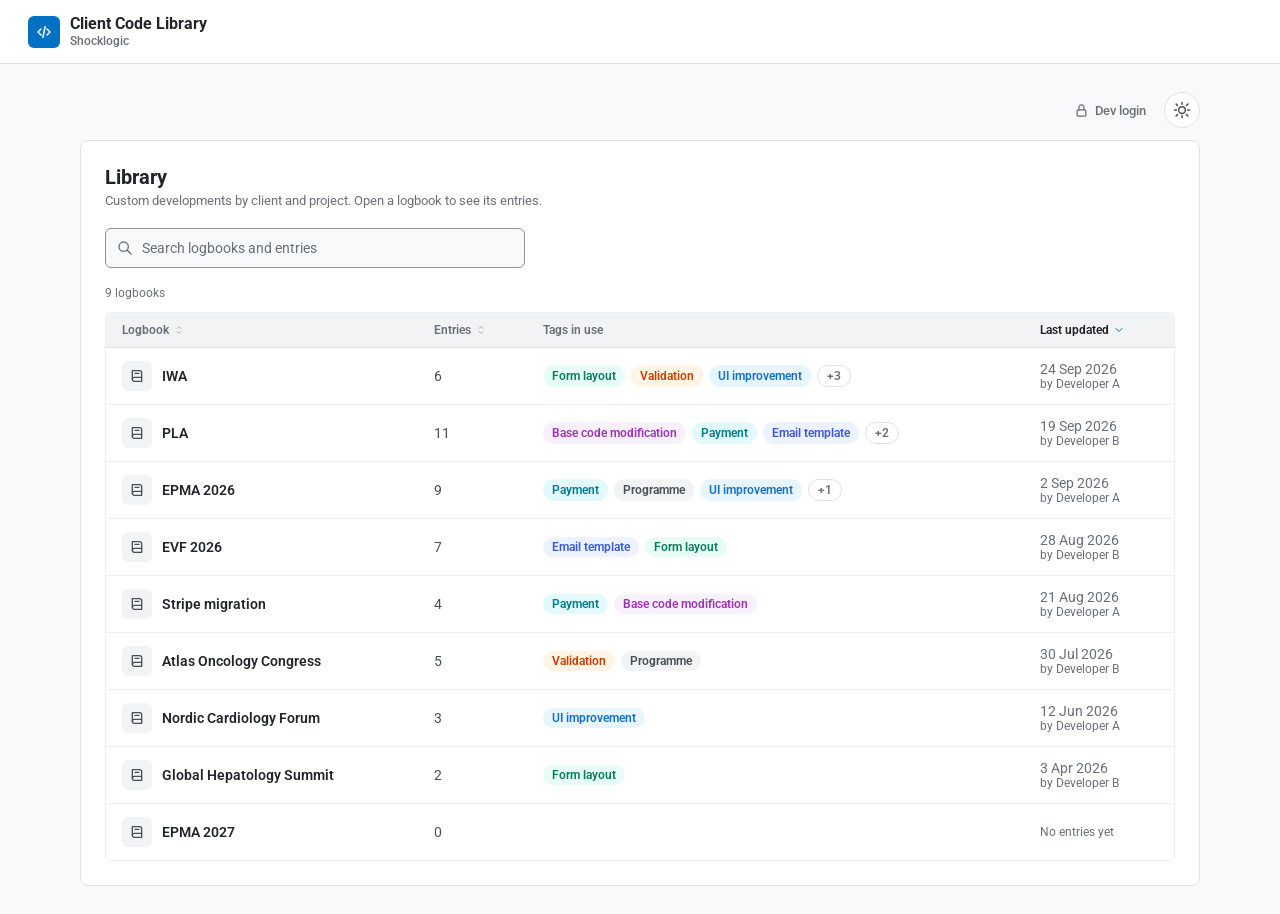
<file: index.html>
<!DOCTYPE html>
<html lang="en">
<head>
  <meta charset="utf-8">
  <meta name="viewport" content="width=device-width, initial-scale=1">
  <title>Library · Client Code Library</title>
  <link rel="preconnect" href="https://fonts.googleapis.com">
  <link rel="preconnect" href="https://fonts.gstatic.com" crossorigin>
  <link rel="stylesheet" href="https://fonts.googleapis.com/css2?family=JetBrains+Mono:wght@400&family=Roboto:wght@400;500;600;700&display=swap">
  <link rel="stylesheet" href="css/tokens.css">
  <link rel="stylesheet" href="css/base.css">
  <link rel="stylesheet" href="css/components.css">
  <link rel="stylesheet" href="css/pages.css">
  <script src="js/boot.js"></script>
</head>
<body>
  <div class="app" id="app">
    <a class="skip-link" href="#main">Skip to content</a>
    <header class="topbar">
      <a class="brand" href="index.html">
        <span class="brand-mark"><svg data-icon="Code" data-size="18"></svg></span>
        <span class="brand-text">
          <span class="brand-name">Client Code Library</span>
          <span class="brand-org">Shocklogic</span>
        </span>
      </a>
    </header>
    <main class="main" id="main">
      <div class="page">
        <div class="utility-row">
          <div class="utility-actions">
            <span class="dev-badge dev-only">Dev mode</span>
            <button type="button" class="dev-login viewer-only" id="dev-login"><svg data-icon="Lock" data-size="15"></svg>Dev login</button>
            <div class="user-menu dev-only">
              <button type="button" class="user-btn" id="user-btn" aria-haspopup="menu" aria-expanded="false" aria-controls="user-popup">
                <span class="avatar" aria-hidden="true" data-user-initials></span>
                <span class="uname" data-user-name></span>
                <svg class="chev" data-icon="ChevDown" data-size="14"></svg>
              </button>
              <div class="menu user-popup" id="user-popup" role="menu" aria-label="User menu" hidden>
                <button type="button" class="menu-item" role="menuitem" id="logout"><svg data-icon="Logout"></svg>Log out</button>
              </div>
            </div>
            <button type="button" class="theme-toggle" id="theme-toggle" aria-label="Switch theme">
              <svg class="icon-sun" data-icon="Sun" data-size="18"></svg>
              <svg class="icon-moon" data-icon="Moon" data-size="18"></svg>
            </button>
          </div>
        </div>
        <section class="content-card" aria-labelledby="library-title">
          <div class="content-header">
            <div>
              <h2 id="library-title">Library</h2>
              <p>Custom developments by client and project. Open a logbook to see its entries.</p>
            </div>
          </div>
          <form class="search-block" role="search" action="search.html" method="get" id="library-search">
            <div class="search-row">
              <svg data-icon="Search"></svg>
              <input type="search" name="q" placeholder="Search logbooks and entries" aria-label="Search logbooks and entries" autocomplete="off">
            </div>
          </form>
          <p class="result-count" id="library-count"></p>
          <div class="table-wrap">
            <table>
              <caption class="sr-only">Logbooks</caption>
              <thead>
                <tr>
                  <th scope="col" aria-sort="none"><button type="button" data-sort="name">Logbook</button></th>
                  <th scope="col" aria-sort="none"><button type="button" data-sort="entries">Entries</button></th>
                  <th scope="col">Tags in use</th>
                  <th scope="col" aria-sort="descending"><button type="button" data-sort="updated" class="sorted">Last updated</button></th>
                  <th scope="col" class="dev-only"><span class="sr-only">Actions</span></th>
                </tr>
              </thead>
              <tbody id="library-rows"></tbody>
            </table>
          </div>
        </section>
      </div>
    </main>
  </div>
  <script src="js/icons.js"></script>
  <script src="js/data.js"></script>
  <script src="js/ui.js"></script>
  <script src="js/behaviors.js"></script>
  <script src="js/shell.js"></script>
  <script src="js/library.js"></script>
</body>
</html>
</file>
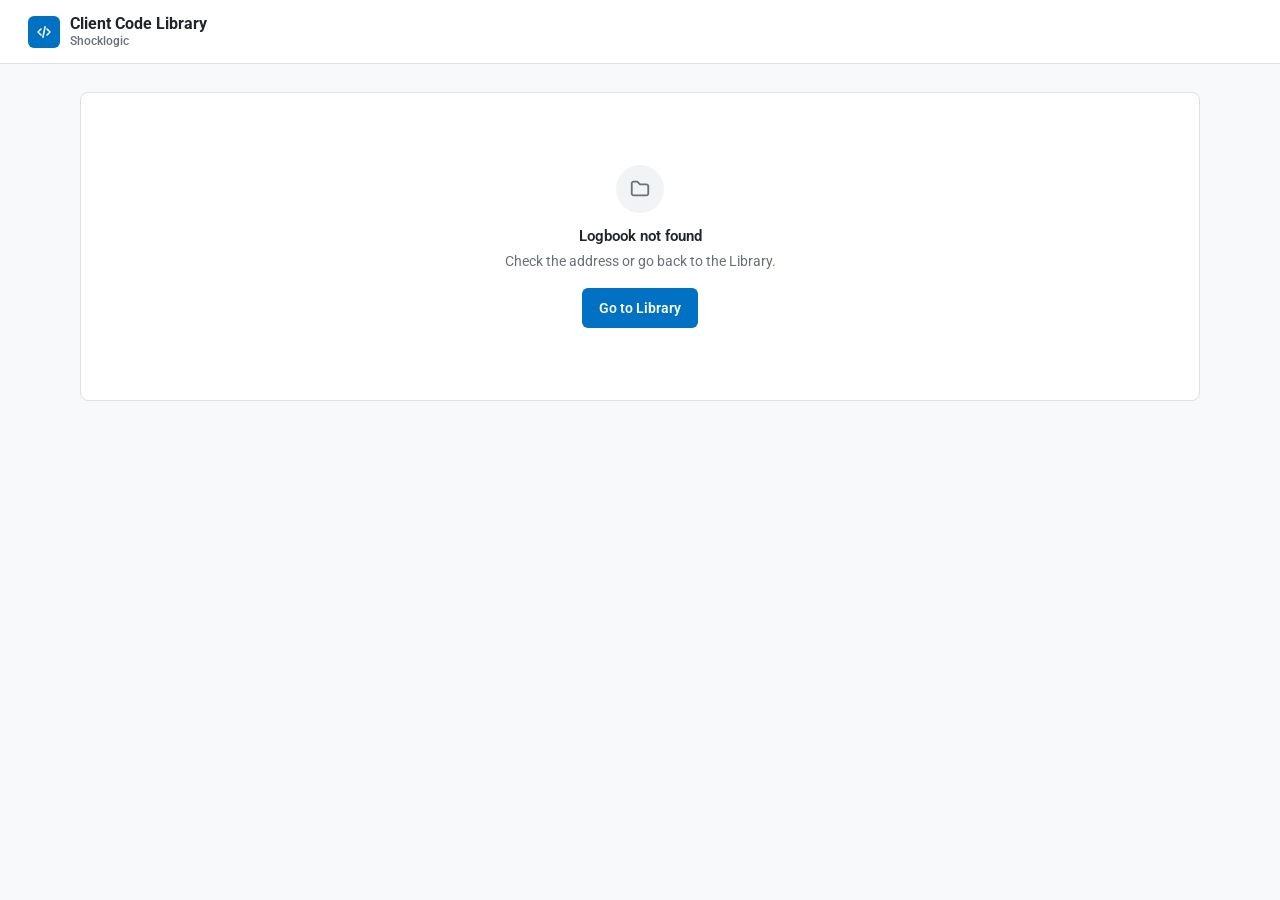
<file: logbook.html>
<!DOCTYPE html>
<html lang="en">
<head>
  <meta charset="utf-8">
  <meta name="viewport" content="width=device-width, initial-scale=1">
  <title>Logbook · Client Code Library</title>
  <link rel="preconnect" href="https://fonts.googleapis.com">
  <link rel="preconnect" href="https://fonts.gstatic.com" crossorigin>
  <link rel="stylesheet" href="https://fonts.googleapis.com/css2?family=JetBrains+Mono:wght@400&family=Roboto:wght@400;500;600;700&display=swap">
  <link rel="stylesheet" href="css/tokens.css">
  <link rel="stylesheet" href="css/base.css">
  <link rel="stylesheet" href="css/components.css">
  <link rel="stylesheet" href="css/pages.css">
  <script src="js/boot.js"></script>
</head>
<body>
  <div class="app" id="app">
    <a class="skip-link" href="#main">Skip to content</a>
    <header class="topbar">
      <a class="brand" href="index.html">
        <span class="brand-mark"><svg data-icon="Code" data-size="18"></svg></span>
        <span class="brand-text">
          <span class="brand-name">Client Code Library</span>
          <span class="brand-org">Shocklogic</span>
        </span>
      </a>
    </header>
    <main class="main" id="main">
      <div class="page" id="logbook-page">
        <div class="utility-row">
          <nav class="breadcrumbs" aria-label="Breadcrumb">
            <a href="index.html">Library</a>
            <svg data-icon="ChevRight" data-size="14"></svg>
            <span class="current" aria-current="page" id="crumb"></span>
          </nav>
          <div class="utility-actions">
            <span class="dev-badge dev-only">Dev mode</span>
            <button type="button" class="dev-login viewer-only" id="dev-login"><svg data-icon="Lock" data-size="15"></svg>Dev login</button>
            <div class="user-menu dev-only">
              <button type="button" class="user-btn" id="user-btn" aria-haspopup="menu" aria-expanded="false" aria-controls="user-popup">
                <span class="avatar" aria-hidden="true" data-user-initials></span>
                <span class="uname" data-user-name></span>
                <svg class="chev" data-icon="ChevDown" data-size="14"></svg>
              </button>
              <div class="menu user-popup" id="user-popup" role="menu" aria-label="User menu" hidden>
                <button type="button" class="menu-item" role="menuitem" id="logout"><svg data-icon="Logout"></svg>Log out</button>
              </div>
            </div>
            <button type="button" class="theme-toggle" id="theme-toggle" aria-label="Switch theme">
              <svg class="icon-sun" data-icon="Sun" data-size="18"></svg>
              <svg class="icon-moon" data-icon="Moon" data-size="18"></svg>
            </button>
          </div>
        </div>
        <section class="content-card" aria-labelledby="logbook-title">
          <div class="content-header">
            <div>
              <h2 id="logbook-title"></h2>
              <div class="header-meta">
                <span><svg data-icon="Files" data-size="14"></svg><span id="meta-count"></span></span>
                <span id="meta-updated"><svg data-icon="Clock" data-size="14"></svg><span></span></span>
              </div>
            </div>
            <div class="header-actions dev-only">
              <div class="menu-wrap">
                <button type="button" class="icon-btn" id="options-btn" aria-label="Logbook options" aria-haspopup="menu" aria-expanded="false" aria-controls="options-menu"><svg data-icon="Dots"></svg></button>
                <div class="menu menu-popup" id="options-menu" role="menu" aria-label="Logbook options" hidden>
                  <div class="menu-label" role="presentation">Logbook</div>
                  <button type="button" class="menu-item" role="menuitem"><svg data-icon="Pencil"></svg>Rename logbook</button>
                  <div class="menu-divider" role="separator"></div>
                  <button type="button" class="menu-item danger" role="menuitem"><svg data-icon="Trash"></svg>Delete logbook</button>
                </div>
              </div>
              <button type="button" class="btn btn-primary" id="new-entry"><svg data-icon="Plus"></svg>New entry</button>
            </div>
          </div>
          <div class="toolbar" id="toolbar">
            <form role="search" id="entry-search-form">
              <div class="search-row">
                <svg data-icon="Search"></svg>
                <input type="search" id="entry-search" placeholder="Search entries" aria-label="Search entries" autocomplete="off">
              </div>
            </form>
            <span id="tag-filter-slot"></span>
            <span id="sort-slot"></span>
            <span class="spacer"></span>
            <div class="toolbar-end"><button type="button" class="btn btn-subtle btn-sm" id="expand-all" data-state="closed"></button></div>
          </div>
          <div id="entries"></div>
        </section>
      </div>
    </main>
  </div>
  <div id="layers"></div>
  <div class="toast-dock" id="toast-dock" aria-live="polite"></div>
  <div class="sr-only" id="live-status" aria-live="polite"></div>
  <script src="js/icons.js"></script>
  <script src="js/data.js"></script>
  <script src="js/ui.js"></script>
  <script src="js/behaviors.js"></script>
  <script src="js/shell.js"></script>
  <script src="js/editor.js"></script>
  <script src="js/logbook.js"></script>
</body>
</html>
</file>
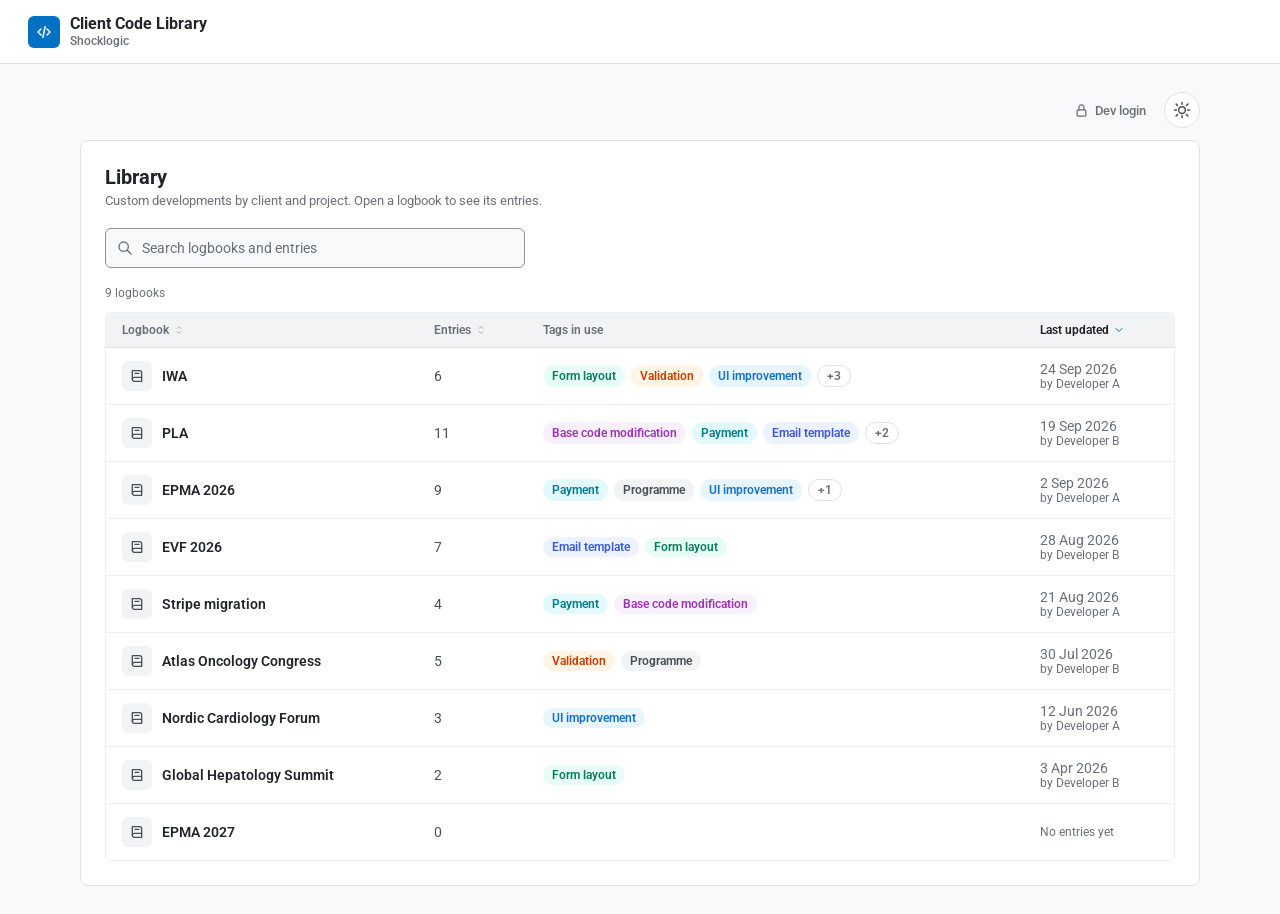
<file: search.html>
<!DOCTYPE html>
<html lang="en">
<head>
  <meta charset="utf-8">
  <meta name="viewport" content="width=device-width, initial-scale=1">
  <title>Search results · Client Code Library</title>
  <link rel="preconnect" href="https://fonts.googleapis.com">
  <link rel="preconnect" href="https://fonts.gstatic.com" crossorigin>
  <link rel="stylesheet" href="https://fonts.googleapis.com/css2?family=JetBrains+Mono:wght@400&family=Roboto:wght@400;500;600;700&display=swap">
  <link rel="stylesheet" href="css/tokens.css">
  <link rel="stylesheet" href="css/base.css">
  <link rel="stylesheet" href="css/components.css">
  <link rel="stylesheet" href="css/pages.css">
  <script src="js/boot.js"></script>
</head>
<body>
  <div class="app" id="app">
    <a class="skip-link" href="#main">Skip to content</a>
    <header class="topbar">
      <a class="brand" href="index.html">
        <span class="brand-mark"><svg data-icon="Code" data-size="18"></svg></span>
        <span class="brand-text">
          <span class="brand-name">Client Code Library</span>
          <span class="brand-org">Shocklogic</span>
        </span>
      </a>
    </header>
    <main class="main" id="main">
      <div class="page">
        <div class="utility-row">
          <div class="utility-actions">
            <span class="dev-badge dev-only">Dev mode</span>
            <button type="button" class="dev-login viewer-only" id="dev-login"><svg data-icon="Lock" data-size="15"></svg>Dev login</button>
            <div class="user-menu dev-only">
              <button type="button" class="user-btn" id="user-btn" aria-haspopup="menu" aria-expanded="false" aria-controls="user-popup">
                <span class="avatar" aria-hidden="true" data-user-initials></span>
                <span class="uname" data-user-name></span>
                <svg class="chev" data-icon="ChevDown" data-size="14"></svg>
              </button>
              <div class="menu user-popup" id="user-popup" role="menu" aria-label="User menu" hidden>
                <button type="button" class="menu-item" role="menuitem" id="logout"><svg data-icon="Logout"></svg>Log out</button>
              </div>
            </div>
            <button type="button" class="theme-toggle" id="theme-toggle" aria-label="Switch theme">
              <svg class="icon-sun" data-icon="Sun" data-size="18"></svg>
              <svg class="icon-moon" data-icon="Moon" data-size="18"></svg>
            </button>
          </div>
        </div>
        <section class="content-card" aria-labelledby="library-title">
          <div class="content-header">
            <div>
              <h2 id="library-title">Library</h2>
              <p>Custom developments by client and project. Open a logbook to see its entries.</p>
            </div>
          </div>
          <form class="search-block" role="search" id="search-form">
            <div class="search-row wide">
              <svg data-icon="Search"></svg>
              <input type="search" id="search-input" name="q" placeholder="Search logbooks and entries" aria-label="Search logbooks and entries" autocomplete="off">
              <span class="clear"><button type="button" class="icon-btn" id="search-clear" aria-label="Clear search"><svg data-icon="X"></svg></button></span>
            </div>
          </form>
          <div aria-live="polite"><p class="result-count" id="result-count"></p></div>
          <div id="results"></div>
        </section>
      </div>
    </main>
  </div>
  <script src="js/icons.js"></script>
  <script src="js/data.js"></script>
  <script src="js/ui.js"></script>
  <script src="js/behaviors.js"></script>
  <script src="js/shell.js"></script>
  <script src="js/search.js"></script>
</body>
</html>
</file>
<file: css/tokens.css>
/*
  Design tokens.
  Light is the default. Dark applies when the OS prefers it, unless the user
  chose light with the toggle; data-theme="dark" on <html> forces dark.
  Components read these variables only; never write a hex value in a component.
*/

:root {
  color-scheme: light;

  /* Brand */
  --color-primary: #0171c4;
  --color-primary-hover: #01599c;
  --color-primary-active: #014276;
  --color-primary-light: #e7f5ff;
  --color-primary-light-border: #a5d8ff;
  --color-primary-light-active: #dbe9f3;
  --color-on-primary: #ffffff;

  /* Status */
  --color-success: #007f5b;
  --color-success-light: #e6fcf5;
  --color-success-text: #087f5b;
  --color-danger: #dd353b;
  --color-danger-hover: #c10b23;
  --color-danger-active: #9c0219;
  --color-danger-light: #fff5f5;
  --color-danger-light-active: #f8eeee;
  --color-danger-text: #da2a2c;
  --color-mark: #ffec99;

  /* Text */
  --color-text: #212529;
  --color-text-subtle: #495057;
  --color-text-muted: #697078;

  /* Borders */
  --color-border: #dee2e6;
  --color-border-light: #edeff1;
  --color-border-control: #8e9195;

  /* Grounds */
  --color-surface: #ffffff;
  --color-bg: #f8f9fa;
  --color-bg-subtle: #f1f3f5;
  --color-row-hover: #f8f9fa;
  --color-bg-active: #e5e7e9;
  --color-code-bg: #f8f9fa;
  --color-overlay: rgba(16, 24, 40, 0.45);

  /* Lightbox */
  --color-lightbox-bg: rgba(10, 12, 16, 0.95);
  --color-lightbox-control: rgba(255, 255, 255, 0.12);
  --color-lightbox-control-hover: rgba(255, 255, 255, 0.22);
  --color-lightbox-text: #ffffff;
  --color-lightbox-text-muted: rgba(255, 255, 255, 0.72);
  --color-lightbox-thumb-active: #4dabf7;
  --color-lightbox-image-bg: #ffffff;
  --color-zoom-chip: rgba(16, 24, 40, 0.6);

  /* Tags: one pair per controlled tag */
  --tag-blue-bg: #e7f5ff;
  --tag-blue-fg: #1971c2;
  --tag-teal-bg: #e6fcf5;
  --tag-teal-fg: #087f5b;
  --tag-grape-bg: #f8f0fc;
  --tag-grape-fg: #9c36b5;
  --tag-orange-bg: #fff4e6;
  --tag-orange-fg: #cc3f01;
  --tag-indigo-bg: #edf2ff;
  --tag-indigo-fg: #3b5bdb;
  --tag-cyan-bg: #e3fafc;
  --tag-cyan-fg: #027c90;
  --tag-gray-bg: #f1f3f5;
  --tag-gray-fg: #495057;

  /* Syntax colours, code only */
  --syn-keyword: #9c36b5;
  --syn-string: #087f5b;
  --syn-comment: #6c747c;
  --syn-fn: #1971c2;
  --syn-number: #cf4000;
  --syn-prop: #3b5bdb;

  --shadow-focus-input: 0 0 0 3px #e7f5ff;
}

/* Dark, following the OS unless the user chose light */
@media (prefers-color-scheme: dark) {
  :root:not([data-theme="light"]) {
    color-scheme: dark;

    --color-primary: #4dabf7;
    --color-primary-hover: #74c0fc;
    --color-primary-active: #4b97d1;
    --color-primary-light: rgba(34, 139, 230, 0.16);
    --color-primary-light-border: rgba(77, 171, 247, 0.35);
    --color-primary-light-active: #1b2c3e;
    --color-on-primary: #1a1b1e;
    --color-success: #63e6be;
    --color-success-light: rgba(18, 184, 134, 0.14);
    --color-success-text: #63e6be;
    --color-danger: #fa5252;
    --color-danger-hover: #ff6b6b;
    --color-danger-active: #e25053;
    --color-danger-light: rgba(250, 82, 82, 0.12);
    --color-danger-light-active: #28151a;
    --color-danger-text: #ff8787;
    --color-mark: rgba(250, 176, 5, 0.35);
    --color-text: #e9ecef;
    --color-text-subtle: #ced4da;
    --color-text-muted: #939599;
    --color-border: #373a40;
    --color-border-light: #2c2e33;
    --color-border-control: #6c6f76;
    --color-surface: #25262b;
    --color-bg: #1a1b1e;
    --color-bg-subtle: #2c2e33;
    --color-row-hover: #2c2e33;
    --color-bg-active: #1d1f23;
    --color-code-bg: #1f2023;
    --tag-blue-bg: rgba(34, 139, 230, 0.16);
    --tag-blue-fg: #74c0fc;
    --tag-teal-bg: rgba(18, 184, 134, 0.16);
    --tag-teal-fg: #63e6be;
    --tag-grape-bg: rgba(190, 75, 219, 0.16);
    --tag-grape-fg: #e599f7;
    --tag-orange-bg: rgba(253, 126, 20, 0.16);
    --tag-orange-fg: #ffa94d;
    --tag-indigo-bg: rgba(76, 110, 245, 0.16);
    --tag-indigo-fg: #91a7ff;
    --tag-cyan-bg: rgba(21, 170, 191, 0.16);
    --tag-cyan-fg: #66d9e8;
    --tag-gray-bg: rgba(134, 142, 150, 0.12);
    --tag-gray-fg: #ced4da;
    --syn-keyword: #e599f7;
    --syn-string: #63e6be;
    --syn-comment: #909296;
    --syn-fn: #74c0fc;
    --syn-number: #ffa94d;
    --syn-prop: #91a7ff;
    --shadow-focus-input: 0 0 0 3px rgba(34, 139, 230, 0.16);
  }
}

:root[data-theme="dark"] {
  color-scheme: dark;

  --color-primary: #4dabf7;
  --color-primary-hover: #74c0fc;
  --color-primary-active: #4b97d1;
  --color-primary-light: rgba(34, 139, 230, 0.16);
  --color-primary-light-border: rgba(77, 171, 247, 0.35);
  --color-primary-light-active: #1b2c3e;
  --color-on-primary: #1a1b1e;
  --color-success: #63e6be;
  --color-success-light: rgba(18, 184, 134, 0.14);
  --color-success-text: #63e6be;
  --color-danger: #fa5252;
  --color-danger-hover: #ff6b6b;
  --color-danger-active: #e25053;
  --color-danger-light: rgba(250, 82, 82, 0.12);
  --color-danger-light-active: #28151a;
  --color-danger-text: #ff8787;
  --color-mark: rgba(250, 176, 5, 0.35);
  --color-text: #e9ecef;
  --color-text-subtle: #ced4da;
  --color-text-muted: #939599;
  --color-border: #373a40;
  --color-border-light: #2c2e33;
  --color-border-control: #6c6f76;
  --color-surface: #25262b;
  --color-bg: #1a1b1e;
  --color-bg-subtle: #2c2e33;
  --color-row-hover: #2c2e33;
  --color-bg-active: #1d1f23;
  --color-code-bg: #1f2023;
  --tag-blue-bg: rgba(34, 139, 230, 0.16);
  --tag-blue-fg: #74c0fc;
  --tag-teal-bg: rgba(18, 184, 134, 0.16);
  --tag-teal-fg: #63e6be;
  --tag-grape-bg: rgba(190, 75, 219, 0.16);
  --tag-grape-fg: #e599f7;
  --tag-orange-bg: rgba(253, 126, 20, 0.16);
  --tag-orange-fg: #ffa94d;
  --tag-indigo-bg: rgba(76, 110, 245, 0.16);
  --tag-indigo-fg: #91a7ff;
  --tag-cyan-bg: rgba(21, 170, 191, 0.16);
  --tag-cyan-fg: #66d9e8;
  --tag-gray-bg: rgba(134, 142, 150, 0.12);
  --tag-gray-fg: #ced4da;
  --syn-keyword: #e599f7;
  --syn-string: #63e6be;
  --syn-comment: #909296;
  --syn-fn: #74c0fc;
  --syn-number: #ffa94d;
  --syn-prop: #91a7ff;
  --shadow-focus-input: 0 0 0 3px rgba(34, 139, 230, 0.16);
}

/* Not themed */
:root {
  --font-sans: Roboto, -apple-system, BlinkMacSystemFont, "Segoe UI", sans-serif;
  --font-mono: "JetBrains Mono", ui-monospace, SFMono-Regular, Menlo, Monaco, Consolas, "Liberation Mono", monospace;

  --shadow-drawer: -8px 0 32px rgba(16, 24, 40, 0.12);
  --shadow-modal: 0 12px 40px rgba(16, 24, 40, 0.18);

  --radius-xs: 4px;
  --radius-sm: 6px;
  --radius-md: 8px;
  --radius-full: 999px;

  --page-max: 1120px;
  --topbar-height: 64px;
  --drawer-width: 600px;
  --modal-width: 440px;
  --input-height: 40px;
  --button-height: 40px;
  --drawer-foot-height: 69px;

  --z-topbar: 20;
  --z-toast-dock: 30;
  --z-overlay: 40;
  --z-drawer: 41;
  --z-toast-drawer: 42;
  --z-modal: 50;
  --z-lightbox: 60;
}
</file>
<file: css/base.css>
/* Reset, document defaults, role switch and shared utilities. */

*, *::before, *::after { box-sizing: border-box; }

html {
  /* Anchors and focus scroll below the sticky top bar. */
  scroll-padding-top: calc(var(--topbar-height) + 8px);
}

html, body {
  margin: 0;
  padding: 0;
  min-height: 100%;
  background: var(--color-bg);
  color: var(--color-text);
  font-family: var(--font-sans);
  font-size: 14px;
  -webkit-font-smoothing: antialiased;
}

button, input, textarea, select { font-family: inherit; }
a { color: inherit; }
svg { flex-shrink: 0; }

[hidden] { display: none !important; }

/* Set on <html> while an overlay is open. */
.no-scroll { overflow: hidden; }

:focus-visible {
  outline: 2px solid var(--color-primary);
  outline-offset: 2px;
}

.skip-link {
  position: absolute;
  left: 12px;
  top: -48px;
  z-index: 100;
  padding: 8px 12px;
  border-radius: var(--radius-sm);
  background: var(--color-primary);
  color: var(--color-on-primary);
  font-weight: 600;
  text-decoration: none;
}
.skip-link:focus { top: 12px; }

.sr-only {
  position: absolute;
  width: 1px;
  height: 1px;
  padding: 0;
  margin: -1px;
  overflow: hidden;
  clip: rect(0, 0, 0, 0);
  white-space: nowrap;
  border: 0;
}

/*
  Roles. html[data-role] is "dev" or "viewer" (viewer when missing).
  .dev-only is hidden for viewers; .viewer-only is hidden for devs.
*/
:root:not([data-role="dev"]) .dev-only { display: none !important; }
:root[data-role="dev"] .viewer-only { display: none !important; }

@media (prefers-reduced-motion: reduce) {
  * { transition-duration: 0.001ms !important; animation-duration: 0.001ms !important; }
}
</file>
<file: css/components.css>
/*
  Components. Variables come from tokens.css; this file holds no page layout.
  Class names are the contract with the markup built in js/ and the HTML pages.
*/

/* ---------- Top bar ---------- */
.topbar {
  height: var(--topbar-height);
  flex-shrink: 0;
  position: sticky;
  top: 0;
  z-index: var(--z-topbar);
  display: flex;
  align-items: center;
  gap: 12px;
  padding: 0 28px;
  background: var(--color-surface);
  border-bottom: 1px solid var(--color-border);
}
.brand { display: flex; align-items: center; gap: 10px; flex: 1; min-width: 0; text-decoration: none; }
.brand-mark {
  width: 32px; height: 32px; border-radius: var(--radius-sm);
  display: inline-flex; align-items: center; justify-content: center;
  background: var(--color-primary); color: var(--color-on-primary);
}
.brand-mark svg { width: 18px; height: 18px; }
.brand-text { display: flex; flex-direction: column; min-width: 0; line-height: 1.25; }
.brand-name { font-size: 16px; font-weight: 700; color: var(--color-text); white-space: nowrap; }
.brand-org { font-size: 12px; font-weight: 500; color: var(--color-text-muted); }

.theme-toggle {
  width: 36px; height: 36px; border-radius: var(--radius-full);
  display: inline-flex; align-items: center; justify-content: center;
  border: 1px solid var(--color-border); background: var(--color-surface);
  color: var(--color-text-subtle); cursor: pointer;
}
.theme-toggle:hover { background: var(--color-bg-subtle); }
.theme-toggle:active { background: var(--color-bg-active); }
.theme-toggle svg { width: 18px; height: 18px; }
.theme-toggle .icon-moon { display: none; }
:root[data-theme="dark"] .theme-toggle .icon-sun { display: none; }
:root[data-theme="dark"] .theme-toggle .icon-moon { display: inline-block; }
@media (prefers-color-scheme: dark) {
  :root:not([data-theme="light"]) .theme-toggle .icon-sun { display: none; }
  :root:not([data-theme="light"]) .theme-toggle .icon-moon { display: inline-block; }
}

.dev-login {
  display: inline-flex; align-items: center; gap: 6px;
  padding: 7px 10px; border: none; border-radius: var(--radius-sm); background: none;
  font-size: 13px; font-weight: 500; color: var(--color-text-muted); cursor: pointer;
}
.dev-login svg { width: 15px; height: 15px; }
.dev-login:hover { background: var(--color-bg-subtle); color: var(--color-text); }
.dev-login:active { background: var(--color-bg-active); }

.dev-badge {
  padding: 3px 9px; border-radius: var(--radius-full);
  background: var(--color-success-light); color: var(--color-success-text);
  font-size: 12px; font-weight: 600; white-space: nowrap;
}

.user-menu { position: relative; }
.user-btn {
  display: inline-flex; align-items: center; gap: 8px;
  padding: 3px 10px 3px 3px; border: 1px solid transparent; border-radius: var(--radius-full); background: none;
  font-size: 13px; font-weight: 500; color: var(--color-text); cursor: pointer;
}
.user-btn:hover { background: var(--color-bg-subtle); }
.user-btn:active { background: var(--color-bg-active); }
.user-btn .chev { width: 14px; height: 14px; color: var(--color-text-muted); }
.user-popup { position: absolute; top: calc(100% + 4px); right: 0; z-index: var(--z-overlay); }

.avatar {
  width: 28px; height: 28px; border-radius: var(--radius-full);
  display: inline-flex; align-items: center; justify-content: center;
  background: var(--color-primary-light); color: var(--color-primary);
  font-size: 11px; font-weight: 700;
}
.avatar.sm { width: 22px; height: 22px; font-size: 10px; }
.avatar.teal { background: var(--tag-teal-bg); color: var(--tag-teal-fg); }

/* ---------- Utility row ---------- */
.utility-row { display: flex; justify-content: space-between; align-items: center; gap: 8px; min-height: 36px; margin-bottom: 12px; }
.utility-actions { display: flex; align-items: center; gap: 8px; margin-left: auto; }

/* ---------- Breadcrumbs ---------- */
.breadcrumbs { display: flex; align-items: center; gap: 6px; font-size: 13px; color: var(--color-text-muted); }
.breadcrumbs a { color: var(--color-primary); font-weight: 500; text-decoration: none; }
.breadcrumbs a:hover { text-decoration: underline; }
.breadcrumbs svg { width: 14px; height: 14px; }
.breadcrumbs .current { color: var(--color-text-subtle); }

/* ---------- Buttons ---------- */
.btn {
  display: inline-flex; align-items: center; justify-content: center; gap: 8px;
  height: var(--button-height); padding: 0 16px;
  border: 1px solid transparent; border-radius: var(--radius-sm);
  font-size: 14px; font-weight: 600; white-space: nowrap; cursor: pointer;
}
.btn svg { width: 16px; height: 16px; }
.btn-primary { background: var(--color-primary); color: var(--color-on-primary); }
.btn-primary:hover { background: var(--color-primary-hover); }
.btn-primary:active { background: var(--color-primary-active); }
.btn-default { background: var(--color-surface); color: var(--color-text); border-color: var(--color-border); }
.btn-default:hover { background: var(--color-bg-subtle); }
.btn-default:active { background: var(--color-bg-active); }
.btn-light { background: var(--color-primary-light); color: var(--color-primary); }
.btn-light:hover { border-color: var(--color-primary-light-border); }
.btn-light:active { background: var(--color-primary-light-active); }
.btn-danger { background: var(--color-danger); color: var(--color-on-primary); }
.btn-danger:hover { background: var(--color-danger-hover); }
.btn-danger:active { background: var(--color-danger-active); }
.btn-subtle { border: none; background: transparent; color: var(--color-text-muted); font-weight: 500; }
.btn-subtle:hover { background: var(--color-bg-subtle); color: var(--color-text); }
.btn-subtle:active { background: var(--color-bg-active); }
.btn-sm { height: 28px; padding: 0 12px; font-size: 13px; }

.icon-btn {
  display: inline-flex; padding: 6px; border: none; border-radius: var(--radius-sm); background: none;
  color: var(--color-text-muted); cursor: pointer;
}
.icon-btn svg { width: 16px; height: 16px; }
.icon-btn:hover { background: var(--color-bg-subtle); color: var(--color-primary); }
.icon-btn:active { background: var(--color-bg-active); }
.icon-btn.danger:hover { background: var(--color-danger-light); color: var(--color-danger-text); }
.icon-btn.danger:active { background: var(--color-danger-light-active); }
.action-icons { display: flex; gap: 2px; }

/* ---------- Search ---------- */
.search-row { position: relative; width: 100%; max-width: 420px; }
.search-row.wide { max-width: 560px; }
.search-row > svg {
  position: absolute; left: 12px; top: 50%; transform: translateY(-50%);
  width: 16px; height: 16px; color: var(--color-text-muted); pointer-events: none;
}
.search-row input {
  width: 100%; height: var(--input-height); padding: 10px 36px;
  border: 1px solid var(--color-border-control); border-radius: var(--radius-sm);
  background: var(--color-bg); color: var(--color-text); font-size: 14px;
}
.search-row input::placeholder { color: var(--color-text-muted); }
.search-row input::-webkit-search-cancel-button { display: none; }
.search-row input:focus {
  outline: none; border-color: var(--color-primary); background: var(--color-surface);
  box-shadow: var(--shadow-focus-input);
}
.search-row .clear { position: absolute; right: 6px; top: 50%; transform: translateY(-50%); }

/* ---------- Menus and selects ---------- */
.menu {
  width: 216px; padding: 4px;
  background: var(--color-surface); border: 1px solid var(--color-border-light);
  border-radius: var(--radius-sm); box-shadow: var(--shadow-modal);
}
.menu-label { padding: 6px 12px 4px; font-size: 12px; line-height: 1.45; color: var(--color-text-muted); }
.menu-divider { height: 1px; margin: 4px 0; background: var(--color-border-light); }
.menu-item {
  display: flex; align-items: center; gap: 10px; width: 100%; padding: 8px 12px;
  border: none; border-radius: var(--radius-xs); background: none;
  font-size: 14px; line-height: 1.55; color: var(--color-text); text-align: left; cursor: pointer;
}
.menu-item svg { width: 16px; height: 16px; color: var(--color-text-subtle); }
.menu-item:hover, .menu-item.is-active { background: var(--color-bg-subtle); }
.menu-item:active { background: var(--color-bg-active); }
.menu-item.danger, .menu-item.danger svg { color: var(--color-danger-text); }
.menu-item.danger:hover { background: var(--color-danger-light); }
.menu-item.danger:active { background: var(--color-danger-light-active); }
[role="listbox"]:focus-visible { outline: none; }
[role="listbox"]:focus-visible .is-active { outline: 2px solid var(--color-primary); outline-offset: -2px; }

/* Anchors a menu to its trigger (user menu, logbook options). */
.menu-wrap { position: relative; }
.menu-popup { position: absolute; top: calc(100% + 4px); right: 0; z-index: var(--z-overlay); }

.select-wrap { position: relative; display: inline-block; vertical-align: top; }
.select {
  display: inline-flex; align-items: center; gap: 8px; height: var(--input-height);
  padding: 0 10px 0 12px; border: 1px solid var(--color-border-control); border-radius: var(--radius-sm);
  background: var(--color-surface); color: var(--color-text); font-size: 14px; white-space: nowrap; cursor: pointer;
}
.select svg { width: 16px; height: 16px; color: var(--color-text-muted); }
.select .muted { color: var(--color-text-muted); }
.select:hover { background: var(--color-bg-subtle); }
.select.is-open { border-color: var(--color-primary); background: var(--color-surface); }
.select.compact { height: 30px; padding: 0 8px; font-size: 13px; }
.select-menu { position: absolute; top: calc(100% + 4px); left: 0; z-index: var(--z-overlay); min-width: 100%; width: max-content; }
.select-menu .menu-item[aria-selected="true"] { font-weight: 500; }
.select-menu .check { color: var(--color-primary); }
.select-menu .menu-item[aria-selected="false"] .check { visibility: hidden; }

/* Tag filter: fixed-height trigger, checkbox list, Clear at the foot. */
.tag-filter-wrap { width: 220px; }
.select.tag-filter { width: 100%; }
.tag-filter .tf-value { flex: 1; min-width: 0; display: flex; align-items: baseline; gap: 6px; overflow: hidden; text-align: left; }
.tag-filter .tf-first { min-width: 0; overflow: hidden; text-overflow: ellipsis; white-space: nowrap; }
.tag-filter .tf-more { flex-shrink: 0; font-weight: 500; color: var(--color-text-subtle); }
.tag-filter-menu { position: absolute; top: calc(100% + 4px); left: 0; z-index: var(--z-overlay); width: max(100%, 240px); }
.tf-search { padding: 8px 8px 4px; }
.tf-list { max-height: 288px; overflow-y: auto; }
.tf-option {
  display: flex; align-items: center; gap: 10px; padding: 8px 12px;
  border-radius: var(--radius-xs); font-size: 14px; line-height: 1.55; color: var(--color-text); cursor: pointer;
}
.tf-option:hover, .tf-option.is-active { background: var(--color-bg-subtle); }
.tf-option:hover .checkbox-box { border-color: var(--color-primary); }
.tf-option[aria-selected="true"] .checkbox-box { background: var(--color-primary); border-color: var(--color-primary); }
.tf-option[aria-selected="true"] .checkbox-box svg { visibility: visible; }
.tf-empty { padding: 8px 12px; font-size: 13px; color: var(--color-text-muted); }
.tf-foot { display: flex; justify-content: flex-end; margin-top: 4px; padding: 4px 4px 0; border-top: 1px solid var(--color-border-light); }
.checkbox-box {
  width: 16px; height: 16px; flex-shrink: 0;
  display: inline-flex; align-items: center; justify-content: center;
  border: 1px solid var(--color-border-control); border-radius: var(--radius-xs);
  background: var(--color-surface); color: var(--color-on-primary);
}
.checkbox-box svg { width: 12px; height: 12px; visibility: hidden; }

/* ---------- Form fields ---------- */
.field { display: flex; flex-direction: column; gap: 6px; margin-bottom: 20px; }
.field-label { font-size: 14px; font-weight: 500; color: var(--color-text); }
.field-label .req { margin-left: 2px; color: var(--color-danger-text); }
.field-desc { margin-top: -2px; font-size: 12px; line-height: 1.45; color: var(--color-text-muted); }
.field-error { font-size: 12px; line-height: 1.45; color: var(--color-danger-text); }
.input, .textarea {
  width: 100%; padding: 9px 12px;
  border: 1px solid var(--color-border-control); border-radius: var(--radius-sm);
  background: var(--color-surface); color: var(--color-text); font-size: 14px;
}
.input { height: var(--input-height); }
.textarea { min-height: 88px; line-height: 1.55; resize: vertical; }
.input::placeholder, .textarea::placeholder { color: var(--color-text-muted); }
.input:focus, .textarea:focus { outline: none; border-color: var(--color-primary); box-shadow: var(--shadow-focus-input); }
.input.has-error, .textarea.has-error { border-color: var(--color-danger); }
.input.has-error { color: var(--color-danger-text); }
.input-icon { position: relative; }
.input-icon > svg {
  position: absolute; left: 11px; top: 50%; transform: translateY(-50%);
  width: 16px; height: 16px; color: var(--color-text-muted); pointer-events: none;
}
.input-icon .input { padding-left: 34px; }

/* Tags field: pills plus a read-only combobox input over the shared tag list. */
.multiselect-wrap { position: relative; }
.multiselect {
  position: relative; display: flex; flex-wrap: wrap; align-items: center; gap: 6px;
  min-height: var(--input-height); padding: 6px 34px 6px 8px;
  border: 1px solid var(--color-border-control); border-radius: var(--radius-sm);
  background: var(--color-surface); cursor: pointer;
}
.multiselect:focus-within { border-color: var(--color-primary); box-shadow: var(--shadow-focus-input); }
.multiselect.has-error { border-color: var(--color-danger); }
.multiselect > .chev {
  position: absolute; right: 10px; top: calc(var(--input-height) / 2 - 1px); transform: translateY(-50%);
  width: 16px; height: 16px; color: var(--color-text-muted); pointer-events: none;
}
.multiselect-input {
  flex: 1; min-width: 90px; padding: 4px; border: 0; outline: none; background: transparent;
  color: var(--color-text); font-size: 14px; cursor: pointer; caret-color: transparent;
}
.multiselect-input::placeholder { color: var(--color-text-muted); }
.pill {
  display: inline-flex; align-items: center; gap: 4px; padding: 3px 4px 3px 9px;
  border-radius: var(--radius-full); background: var(--color-bg-subtle); color: var(--color-text-subtle);
  font-size: 12px; font-weight: 600;
}
.pill .icon-btn { width: 24px; height: 24px; margin: -2px -6px -2px -4px; align-items: center; justify-content: center; padding: 0; }
.pill .icon-btn svg { width: 12px; height: 12px; }
.tag-menu { position: absolute; top: calc(100% + 4px); left: 0; right: 0; z-index: var(--z-overlay); width: auto; }

/* ---------- Tags and chips ---------- */
.tags { display: flex; flex-wrap: wrap; gap: 6px; }
.tag {
  display: inline-flex; align-items: center; padding: 2px 9px; border-radius: var(--radius-full);
  font-size: 12px; font-weight: 600; line-height: 1.4; white-space: nowrap;
}
.tag.blue { background: var(--tag-blue-bg); color: var(--tag-blue-fg); }
.tag.teal { background: var(--tag-teal-bg); color: var(--tag-teal-fg); }
.tag.grape { background: var(--tag-grape-bg); color: var(--tag-grape-fg); }
.tag.orange { background: var(--tag-orange-bg); color: var(--tag-orange-fg); }
.tag.indigo { background: var(--tag-indigo-bg); color: var(--tag-indigo-fg); }
.tag.cyan { background: var(--tag-cyan-bg); color: var(--tag-cyan-fg); }
.tag.gray { background: var(--tag-gray-bg); color: var(--tag-gray-fg); }
.tag.more { border: 1px solid var(--color-border); background: transparent; color: var(--color-text-muted); }
.count-badge {
  padding: 1px 8px; border-radius: var(--radius-full); background: var(--color-bg-subtle);
  font-size: 12px; font-weight: 600; line-height: 19px; color: var(--color-text-subtle);
}
.in-logbook {
  display: inline-flex; align-items: center; gap: 5px; padding: 2px 9px 2px 7px;
  border: 1px solid var(--color-border); border-radius: var(--radius-full);
  font-size: 12px; font-weight: 600; color: var(--color-text-subtle);
}
.in-logbook svg { width: 13px; height: 13px; }
mark { padding: 0 1px; border-radius: 2px; background: var(--color-mark); color: inherit; }

/* ---------- Library table ---------- */
.table-wrap { overflow-x: auto; border: 1px solid var(--color-border-light); border-radius: var(--radius-sm); }
table { width: 100%; min-width: 760px; border-collapse: collapse; font-size: 14px; }
thead th {
  padding: 10px 16px; border-bottom: 1px solid var(--color-border); background: var(--color-bg-subtle);
  text-align: left; font-size: 12px; font-weight: 600; color: var(--color-text-muted); white-space: nowrap;
}
thead th button {
  display: inline-flex; align-items: center; gap: 4px; padding: 0; border: none; background: none;
  font: inherit; color: inherit; cursor: pointer;
}
thead th button svg { width: 12px; height: 12px; opacity: 0.5; }
thead th button.sorted { color: var(--color-text); }
thead th button.sorted svg { opacity: 1; color: var(--color-primary); }
thead th button.sorted.asc svg { transform: rotate(180deg); }
tbody tr { border-bottom: 1px solid var(--color-border-light); cursor: pointer; }
tbody tr:last-child { border-bottom: none; }
tbody tr:hover { background: var(--color-row-hover); }
tbody td { padding: 13px 16px; vertical-align: middle; color: var(--color-text-subtle); }
td.col-name { font-weight: 600; color: var(--color-text); }
td.col-name .name-wrap { display: flex; align-items: center; gap: 10px; }
td.col-name .name-link { color: inherit; text-decoration: none; }
td.col-name .name-link:hover { text-decoration: underline; }
td.col-name .lb-icon {
  width: 30px; height: 30px; border-radius: var(--radius-sm);
  display: inline-flex; align-items: center; justify-content: center;
  background: var(--color-bg-subtle); color: var(--color-text-subtle);
}
td.col-name .lb-icon svg { width: 16px; height: 16px; }
td.col-count, td.col-date { white-space: nowrap; }
td.col-date { color: var(--color-text-muted); }
td.col-date .by { display: block; font-size: 12px; }
td.col-actions { width: 1%; white-space: nowrap; }

/* ---------- Search results ---------- */
.lb-result {
  display: flex; align-items: center; gap: 12px; padding: 12px 14px;
  border: 1px solid var(--color-border-light); border-radius: var(--radius-sm); text-decoration: none;
}
.lb-result:hover { background: var(--color-row-hover); border-color: var(--color-border); }
.lb-result .lb-icon {
  width: 34px; height: 34px; border-radius: var(--radius-sm);
  display: inline-flex; align-items: center; justify-content: center;
  background: var(--color-primary-light); color: var(--color-primary);
}
.lb-result .lb-icon svg { width: 18px; height: 18px; }
.lb-result .lb-name { font-size: 14.5px; font-weight: 600; }
.lb-result .lb-sub { margin-top: 2px; font-size: 12px; color: var(--color-text-muted); }
.lb-result .go { width: 16px; height: 16px; margin-left: auto; color: var(--color-text-muted); }

.entry-results { border: 1px solid var(--color-border-light); border-radius: var(--radius-sm); }
.er { display: block; padding: 14px 16px; border-bottom: 1px solid var(--color-border-light); text-decoration: none; cursor: pointer; }
.er:last-child { border-bottom: none; }
.er:hover { background: var(--color-row-hover); }
.er:focus-visible { outline-offset: -2px; }
.er-top { display: flex; align-items: flex-start; justify-content: space-between; gap: 12px; }
.er-title { font-size: 15px; font-weight: 600; line-height: 1.35; color: var(--color-text); }
.er-date { font-size: 12px; color: var(--color-text-muted); white-space: nowrap; }
.er-snippet { max-width: 80ch; margin: 6px 0 10px; font-size: 13.5px; line-height: 1.6; color: var(--color-text-subtle); }
.er-snippet strong { font-weight: 600; color: var(--color-text); }
.er-bottom { display: flex; flex-wrap: wrap; align-items: center; gap: 10px; }

/* ---------- Entries (accordion) ---------- */
.entries { border: 1px solid var(--color-border-light); border-radius: var(--radius-sm); }
.entry { border-bottom: 1px solid var(--color-border-light); }
.entry:last-child { border-bottom: none; }
.entry-head { display: flex; align-items: center; }
.entry-head:hover { background: var(--color-row-hover); }
.entry.open > .entry-head { background: var(--color-bg-subtle); }
.entry-toggle {
  flex: 1; min-width: 0; display: flex; align-items: center; gap: 12px; padding: 14px 16px;
  border: none; background: none; font: inherit; color: inherit; text-align: left; cursor: pointer;
}
.entry-toggle:focus-visible { outline-offset: -2px; }
.entry-chev { width: 18px; height: 18px; color: var(--color-text-muted); transition: transform 0.15s ease; }
.entry.open .entry-chev { transform: rotate(90deg); color: var(--color-primary); }
.entry-main { flex: 1; min-width: 0; display: flex; flex-direction: column; gap: 6px; }
.entry-title { font-size: 15px; font-weight: 600; line-height: 1.35; color: var(--color-text); }
.entry-meta { display: flex; align-items: center; gap: 10px; flex-shrink: 0; font-size: 12px; color: var(--color-text-muted); white-space: nowrap; }
.entry-actions { padding-right: 16px; }
.entry-body { padding: 20px 24px 24px 46px; border-top: 1px solid var(--color-border-light); }

.section { margin-bottom: 22px; }
.section:last-child { margin-bottom: 0; }
.section-title {
  margin: 0 0 8px; font-size: 12px; font-weight: 700; letter-spacing: 0.04em; text-transform: uppercase;
  color: var(--color-text-muted);
}
.section p { max-width: 76ch; margin: 0 0 10px; font-size: 14.5px; line-height: 1.7; color: var(--color-text-subtle); }
.section p:last-child { margin-bottom: 0; }
.section ol, .section ul { max-width: 76ch; margin: 0; padding-left: 20px; }
.section li { font-size: 14.5px; line-height: 1.75; color: var(--color-text-subtle); }
.section strong { font-weight: 600; color: var(--color-text); }
.section h2, .rte-content h2 { margin: 0 0 6px; font-size: 15px; font-weight: 700; color: var(--color-text); }
.section code, .rte-content code {
  padding: 1px 5px; border-radius: var(--radius-xs); background: var(--color-bg-subtle); color: var(--color-text);
  font-family: var(--font-mono); font-size: 12.5px;
}
.section a, .rte-content a { color: var(--color-primary); }

.impl-link {
  display: inline-flex; align-items: center; gap: 8px; max-width: 100%; padding: 8px 12px;
  border: 1px solid var(--color-primary-light-border); border-radius: var(--radius-sm);
  background: var(--color-primary-light); color: var(--color-primary);
  font-size: 14px; font-weight: 500; text-decoration: none;
}
.impl-link span { overflow: hidden; text-overflow: ellipsis; white-space: nowrap; }
.impl-link svg { width: 16px; height: 16px; }
.impl-link:hover { border-color: var(--color-primary); }

.entry-foot {
  display: flex; flex-wrap: wrap; gap: 4px 20px; margin-top: 22px; padding-top: 14px;
  border-top: 1px dashed var(--color-border); font-size: 12px; color: var(--color-text-muted);
}

/* ---------- Code and images ---------- */
.code { overflow: hidden; border: 1px solid var(--color-border-light); border-radius: var(--radius-sm); background: var(--color-code-bg); }
.code-head { display: flex; align-items: center; justify-content: space-between; gap: 8px; padding: 6px 8px 6px 14px; border-bottom: 1px solid var(--color-border-light); }
.code-lang { font-size: 12px; font-weight: 600; color: var(--color-text-subtle); }
.copy-btn {
  display: inline-flex; align-items: center; gap: 6px; padding: 5px 8px; border: none; border-radius: var(--radius-sm); background: none;
  font-size: 12px; font-weight: 600; color: var(--color-text-muted); cursor: pointer;
}
.copy-btn svg { width: 14px; height: 14px; }
.copy-btn:hover { background: var(--color-bg-subtle); color: var(--color-primary); }
.copy-btn.copied { color: var(--color-success); }
pre.code-body {
  margin: 0; padding: 14px 16px; overflow-x: auto;
  font-family: var(--font-mono); font-size: 13px; line-height: 1.65; color: var(--color-text);
}
.k { color: var(--syn-keyword); }
.s { color: var(--syn-string); }
.c { color: var(--syn-comment); font-style: italic; }
.f { color: var(--syn-fn); }
.n { color: var(--syn-number); }
.p { color: var(--syn-prop); }

.thumbs { display: flex; flex-wrap: wrap; gap: 10px; }
.thumb {
  position: relative; width: 168px; aspect-ratio: 16 / 10; padding: 0; overflow: hidden;
  border: 1px solid var(--color-border); border-radius: var(--radius-sm); background: var(--color-surface); cursor: zoom-in;
}
.thumb:hover { border-color: var(--color-primary); }
.thumb svg.shot { display: block; width: 100%; height: 100%; }
.thumb .zoom {
  position: absolute; right: 6px; bottom: 6px; width: 24px; height: 24px; border-radius: var(--radius-full);
  display: inline-flex; align-items: center; justify-content: center;
  background: var(--color-zoom-chip); color: var(--color-lightbox-text);
}
.thumb .zoom svg { width: 13px; height: 13px; }

/* ---------- Drawer and editor fields ---------- */
.overlay { position: fixed; inset: 0; z-index: var(--z-overlay); background: var(--color-overlay); }
.drawer {
  position: fixed; top: 0; right: 0; bottom: 0; z-index: var(--z-drawer);
  width: var(--drawer-width); max-width: 100vw; display: flex; flex-direction: column;
  background: var(--color-surface); box-shadow: var(--shadow-drawer);
}
.drawer-head { display: flex; align-items: center; justify-content: space-between; gap: 12px; flex-shrink: 0; padding: 18px 24px; border-bottom: 1px solid var(--color-border); }
.drawer-head h3 { margin: 0; font-size: 18px; font-weight: 700; }
.drawer-head .doc-label { display: flex; align-items: center; gap: 5px; margin-bottom: 2px; font-size: 12px; font-weight: 600; color: var(--color-text-muted); }
.drawer-head .doc-label svg { width: 13px; height: 13px; }
.drawer-form { flex: 1; min-height: 0; display: flex; flex-direction: column; }
.drawer-body { flex: 1; overflow-y: auto; padding: 24px 24px 12px; }
.drawer-required-note { margin: 0 0 16px; font-size: 12.5px; color: var(--color-text-muted); }
.drawer-foot {
  display: flex; align-items: center; justify-content: space-between; gap: 8px; flex-shrink: 0;
  padding: 14px 24px; border-top: 1px solid var(--color-border); background: var(--color-surface);
}
.drawer-foot .note { font-size: 12px; color: var(--color-text-muted); }
.drawer-foot .btns { display: flex; gap: 8px; }
.drawer-meta { display: grid; grid-template-columns: repeat(2, minmax(0, 1fr)); gap: 12px; margin: 4px 0 12px; padding-top: 16px; border-top: 1px solid var(--color-border); }
.drawer-meta dt { margin: 0 0 2px; font-size: 12px; font-weight: 500; color: var(--color-text-muted); }
.drawer-meta dd { margin: 0; font-size: 14px; color: var(--color-text); overflow-wrap: anywhere; }

.rte { overflow: hidden; border: 1px solid var(--color-border-control); border-radius: var(--radius-sm); background: var(--color-surface); }
.rte:focus-within { border-color: var(--color-primary); box-shadow: var(--shadow-focus-input); }
.rte-toolbar { display: flex; flex-wrap: wrap; gap: 2px; padding: 6px; border-bottom: 1px solid var(--color-border); }
.rte-group { display: flex; gap: 2px; margin-right: 4px; padding-right: 6px; border-right: 1px solid var(--color-border-light); }
.rte-group:last-child { border-right: none; }
.rte-btn {
  width: 28px; height: 28px; display: inline-flex; align-items: center; justify-content: center;
  border: 1px solid var(--color-border-light); border-radius: var(--radius-xs);
  background: var(--color-surface); color: var(--color-text-subtle); cursor: pointer;
}
.rte-btn svg { width: 15px; height: 15px; }
.rte-btn:hover { background: var(--color-bg-subtle); color: var(--color-primary); }
.rte-btn[aria-pressed="true"] { border-color: var(--color-primary); background: var(--color-primary-light); color: var(--color-primary); }
.rte-content { min-height: 120px; padding: 12px 14px; font-size: 14px; line-height: 1.65; color: var(--color-text); }
.rte-content:focus { outline: none; }
.rte-content:empty::before { content: attr(data-placeholder); color: var(--color-text-muted); }
.rte-content p { margin: 0 0 8px; }
.rte-content ol, .rte-content ul { margin: 0; padding-left: 20px; }

.code-editor { border: 1px solid var(--color-border-control); border-radius: var(--radius-sm); }
.code-editor:focus-within { border-color: var(--color-primary); box-shadow: var(--shadow-focus-input); }
.code-editor-head {
  display: flex; align-items: center; gap: 8px; padding: 6px; border-bottom: 1px solid var(--color-border);
  border-radius: calc(var(--radius-sm) - 1px) calc(var(--radius-sm) - 1px) 0 0; background: var(--color-bg-subtle);
}
.code-editor-head .hint { margin-left: auto; padding-right: 6px; font-size: 12px; color: var(--color-text-muted); }
.code-editor .code-body { display: flex; min-height: 140px; border-radius: 0 0 calc(var(--radius-sm) - 1px) calc(var(--radius-sm) - 1px); background: var(--color-code-bg); }
.code-gutter {
  min-width: 22px; padding: 12px 0 12px 14px; text-align: right; opacity: 0.6; user-select: none;
  font-family: var(--font-mono); font-size: 12.5px; line-height: 1.65; color: var(--color-text-muted);
}
.code-input {
  flex: 1; min-width: 0; margin: 0; padding: 12px 14px 12px 10px; border: 0; overflow-x: auto; resize: vertical;
  background: transparent; color: var(--color-text); white-space: pre; tab-size: 2;
  font-family: var(--font-mono); font-size: 12.5px; line-height: 1.65;
}
.code-input:focus { outline: none; }
.code-input::placeholder { color: var(--color-text-muted); font-family: var(--font-sans); }

.dropzone {
  display: flex; align-items: center; gap: 14px; padding: 20px;
  border: 1px dashed var(--color-border-control); border-radius: var(--radius-sm); background: var(--color-bg); cursor: pointer;
}
.dropzone.is-over { border-color: var(--color-primary); background: var(--color-primary-light); }
.dropzone.has-error { border-color: var(--color-danger); }
.dropzone .dz-icon {
  width: 40px; height: 40px; border-radius: var(--radius-full);
  display: inline-flex; align-items: center; justify-content: center;
  background: var(--color-primary-light); color: var(--color-primary);
}
.dropzone.is-over .dz-icon { background: var(--color-surface); }
.dropzone .dz-icon svg { width: 20px; height: 20px; }
.dropzone { width: 100%; font: inherit; color: inherit; text-align: left; }
.dropzone .dz-text, .dropzone .dz-title, .dropzone .dz-sub { display: block; }
.dropzone .dz-title { font-size: 14px; font-weight: 500; }
.dropzone .dz-link { font-weight: 600; color: var(--color-primary); text-decoration: underline; text-underline-offset: 2px; }
.dropzone .dz-sub { margin-top: 2px; font-size: 12px; color: var(--color-text-muted); }
.dz-error { margin-top: 6px; }
.upload-list { display: flex; flex-wrap: wrap; gap: 10px; margin-top: 12px; }
.upload { position: relative; width: 120px; }
.upload .thumb { width: 120px; cursor: default; }
.upload .remove {
  position: absolute; top: -8px; right: -8px; width: 24px; height: 24px; border-radius: var(--radius-full);
  display: inline-flex; align-items: center; justify-content: center;
  border: 1px solid var(--color-border); background: var(--color-surface); color: var(--color-text-subtle); cursor: pointer;
}
.upload .remove svg { width: 12px; height: 12px; }
.upload .fname { margin-top: 4px; overflow: hidden; text-overflow: ellipsis; white-space: nowrap; font-size: 11.5px; color: var(--color-text-muted); }

/* ---------- Modal ---------- */
.modal-layer {
  position: fixed; inset: 0; z-index: var(--z-modal);
  display: flex; align-items: center; justify-content: center; padding: 16px; background: var(--color-overlay);
}
.modal {
  width: var(--modal-width); max-width: 100%;
  border: 1px solid var(--color-border-light); border-radius: var(--radius-md);
  background: var(--color-surface); box-shadow: var(--shadow-modal);
}
.modal-head { display: flex; align-items: center; justify-content: space-between; padding: 16px 20px 0; }
.modal-head h3 { margin: 0; font-size: 17px; font-weight: 700; }
.modal-body { padding: 14px 20px 6px; }
.modal-body p { margin: 0 0 16px; font-size: 14px; line-height: 1.6; color: var(--color-text-subtle); }
.modal-body .modal-subject { font-weight: 600; color: var(--color-text); }
.modal-foot { display: flex; justify-content: flex-end; gap: 8px; padding: 6px 20px 18px; }

/* ---------- Notification ---------- */
.toast-dock {
  position: fixed; right: 24px; bottom: 24px; z-index: var(--z-toast-dock);
  display: flex; flex-direction: column; gap: 8px;
}
/* While the drawer is open the dock rises above its footer. */
.toast-dock.is-above-drawer { bottom: calc(var(--drawer-foot-height) + 16px); z-index: var(--z-toast-drawer); }
.notification {
  position: relative; display: flex; align-items: flex-start; gap: 12px; width: 360px; max-width: 100%;
  padding: 12px 12px 12px 14px; border: 1px solid var(--color-border-light); border-radius: var(--radius-md);
  background: var(--color-surface); box-shadow: var(--shadow-modal);
}
.notification::before { content: ""; position: absolute; left: 6px; top: 10px; bottom: 10px; width: 3px; border-radius: 3px; background: var(--color-success); }
.notification .n-icon {
  width: 26px; height: 26px; flex-shrink: 0; margin-left: 4px; border-radius: var(--radius-full);
  display: inline-flex; align-items: center; justify-content: center;
  background: var(--color-success); color: var(--color-on-primary);
}
.notification .n-icon svg { width: 15px; height: 15px; }
.notification .n-title { font-size: 14px; font-weight: 600; }
.notification .n-text { margin-top: 2px; font-size: 13px; line-height: 1.45; color: var(--color-text-muted); }
.notification .icon-btn { margin-left: auto; }

/* ---------- Lightbox ---------- */
.lightbox { position: fixed; inset: 0; z-index: var(--z-lightbox); display: flex; flex-direction: column; background: var(--color-lightbox-bg); }
.lb-top { display: flex; align-items: center; justify-content: space-between; gap: 12px; padding: 16px 20px; color: var(--color-lightbox-text); }
.lb-top .lb-entry { font-size: 14px; font-weight: 600; }
.lb-top .lb-count { font-size: 13px; color: var(--color-lightbox-text-muted); }
.lb-btn {
  width: 40px; height: 40px; border: none; border-radius: var(--radius-full);
  display: inline-flex; align-items: center; justify-content: center;
  background: var(--color-lightbox-control); color: var(--color-lightbox-text); cursor: pointer;
}
.lb-btn:hover { background: var(--color-lightbox-control-hover); }
.lb-btn svg { width: 20px; height: 20px; }
.lb-btn:focus-visible, .lb-strip .mini:focus-visible { outline: 2px solid var(--color-lightbox-text); outline-offset: 2px; }
.lb-nav-slot { width: 40px; height: 40px; flex: none; }
.lb-stage { flex: 1; min-height: 0; display: flex; align-items: center; justify-content: center; gap: 20px; padding: 0 20px; }
.lb-img {
  width: min(960px, 100%); max-height: 100%; aspect-ratio: 16 / 10; overflow: hidden;
  border-radius: var(--radius-sm); background: var(--color-lightbox-image-bg);
}
.lb-img svg { display: block; width: 100%; height: 100%; }
.lb-caption { padding: 14px 20px 6px; text-align: center; font-size: 13px; color: var(--color-lightbox-text-muted); }
.lb-strip { display: flex; justify-content: center; gap: 8px; padding: 10px 20px 22px; }
.lb-strip .mini {
  width: 72px; aspect-ratio: 16 / 10; padding: 0; overflow: hidden; opacity: 0.5;
  border: 2px solid transparent; border-radius: var(--radius-xs); background: var(--color-lightbox-image-bg); cursor: pointer;
}
.lb-strip .mini:hover { opacity: 0.8; }
.lb-strip .mini.active, .lb-strip .mini.active:hover { opacity: 1; }
.lb-strip .mini.active { border-color: var(--color-lightbox-thumb-active); }
.lb-strip .mini svg { display: block; width: 100%; height: 100%; }

/* ---------- Empty state ---------- */
.empty-state { padding: 48px 16px; text-align: center; }
.empty-state .es-icon {
  width: 48px; height: 48px; margin: 0 auto 14px; border-radius: var(--radius-full);
  display: flex; align-items: center; justify-content: center;
  background: var(--color-bg-subtle); color: var(--color-text-muted);
}
.empty-state .es-icon svg { width: 22px; height: 22px; }
.empty-state .es-title { margin: 0 0 6px; font-size: 15px; font-weight: 600; color: var(--color-text); }
.empty-state p { max-width: 46ch; margin: 0 auto 16px; font-size: 13.5px; line-height: 1.55; color: var(--color-text-muted); }
.empty-state .es-actions { display: flex; flex-wrap: wrap; justify-content: center; gap: 8px; }
.empty-state .btn { text-decoration: none; }
</file>
<file: css/pages.css>
/* Page layout shared by Library, search results and Logbook. Reusable parts live in components.css. */

.app { min-height: 100vh; display: flex; flex-direction: column; }
.main { flex: 1; padding: 28px; }
.page { max-width: var(--page-max); margin: 0 auto; }

.content-card {
  padding: 24px;
  border: 1px solid var(--color-border); border-radius: var(--radius-md);
  background: var(--color-surface);
}
.content-header { display: flex; flex-wrap: wrap; align-items: flex-start; justify-content: space-between; gap: 16px; margin-bottom: 20px; }
.content-header h2 { margin: 0 0 4px; font-size: 20px; font-weight: 700; }
.content-header p { margin: 0; font-size: 13px; color: var(--color-text-muted); }
.header-meta { display: flex; flex-wrap: wrap; gap: 4px 16px; font-size: 13px; color: var(--color-text-muted); }
.header-meta span { display: inline-flex; align-items: center; gap: 6px; }
.header-meta svg { width: 14px; height: 14px; }
.header-actions { display: flex; align-items: center; gap: 8px; }

.search-block { margin-bottom: 18px; }
.result-count { margin: 0 0 12px; font-size: 12px; color: var(--color-text-muted); }

/* Logbook toolbar: search, tag filter, sort, Expand all. */
.toolbar { display: flex; flex-wrap: wrap; align-items: flex-start; gap: 10px; margin-bottom: 18px; }
.toolbar .spacer { flex: 1; }
.toolbar-end { display: flex; align-items: center; min-height: var(--input-height); }
.divider { height: 1px; margin: 26px 0 22px; background: var(--color-border); }
.header-divider { height: 1px; margin: 0 0 4px; background: var(--color-border); }

/* Search results. */
.results-head { display: flex; flex-wrap: wrap; align-items: center; justify-content: space-between; gap: 12px; margin: 0 0 12px; }
.results-head h3 { display: flex; align-items: center; gap: 8px; margin: 0; font-size: 15px; font-weight: 700; }
.lb-results { display: grid; gap: 8px; }

.toolbar form { flex: 1 1 280px; min-width: 220px; max-width: 420px; }
</file>
